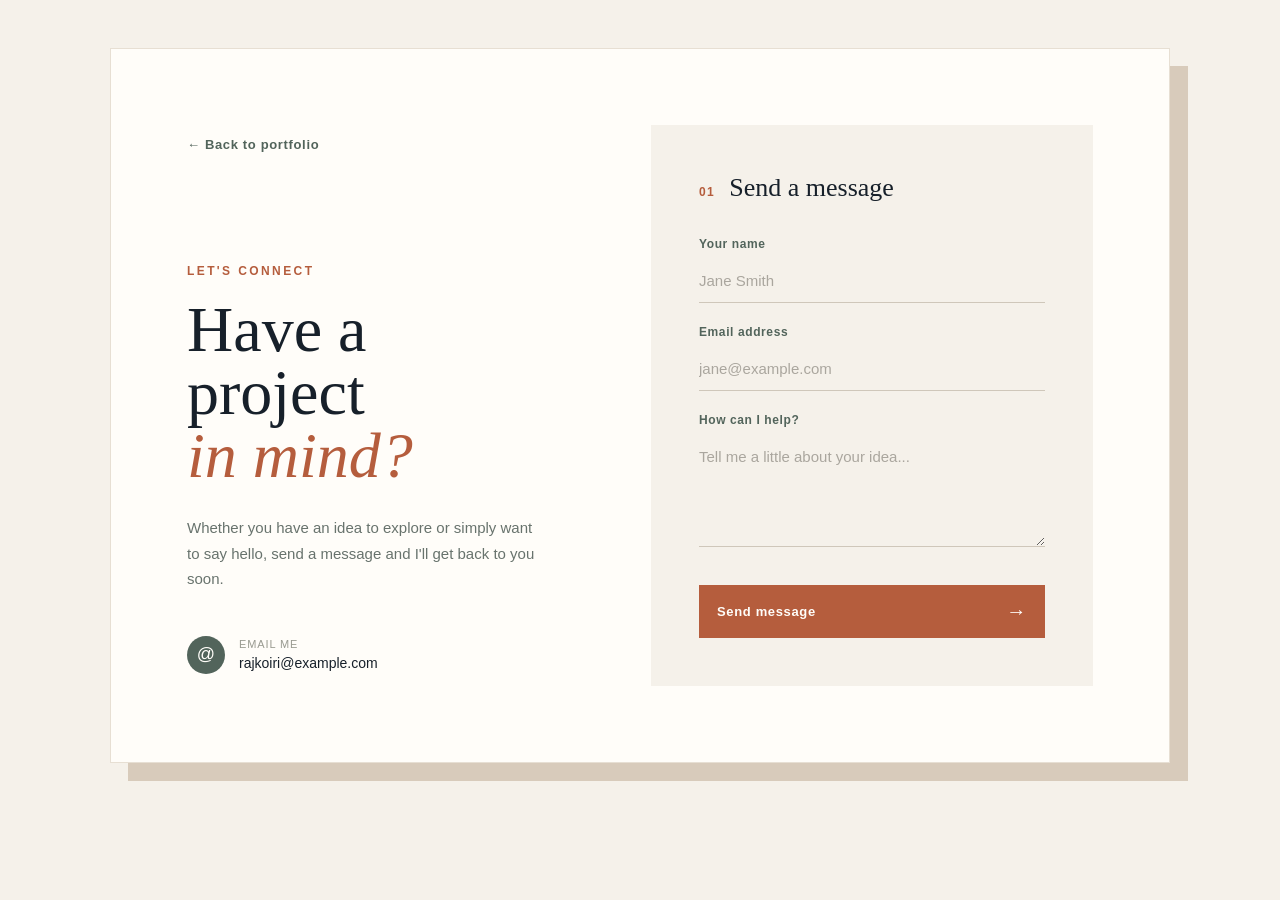
<file: contact.html>
<!DOCTYPE html>
<html lang="en">
<head>
    <meta charset="UTF-8">
    <meta name="viewport" content="width=device-width, initial-scale=1.0">
    <title>Contact | Raj Koiri</title>
    <link rel="stylesheet" href="style.css">
</head>
<body class="contact-page">
    <main class="contact-shell">
        <section class="contact-intro">
            <a class="back-link" href="index.html">&larr; Back to portfolio</a>
            <p class="eyebrow">LET'S CONNECT</p>
            <h1>Have a project<br><em>in mind?</em></h1>
            <p class="intro-copy">Whether you have an idea to explore or simply want to say hello, send a message and I'll get back to you soon.</p>
            <div class="contact-detail">
                <span class="detail-icon">@</span>
                <div>
                    <span class="detail-label">Email me</span>
                    <a href="mailto:rajkoiri@example.com">rajkoiri@example.com</a>
                </div>
            </div>
        </section>

        <form class="contact-form" id="contactForm" action="#" method="post">
            <div class="form-heading">
                <span>01</span>
                <h2>Send a message</h2>
            </div>

            <label for="name">Your name</label>
            <input type="text" id="name" name="name" placeholder="Jane Smith" autocomplete="name" required>

            <label for="email">Email address</label>
            <input type="email" id="email" name="email" placeholder="jane@example.com" autocomplete="email" required>

            <label for="message">How can I help?</label>
            <textarea id="message" name="message" placeholder="Tell me a little about your idea..." rows="5" required></textarea>

            <button type="submit">Send message <span>&rarr;</span></button>
        </form>
    </main>
</body>
<script>
    const form = document.querySelector("#contactForm");

    form.addEventListener("submit", function (event) {
        event.preventDefault();
        const name = document.querySelector("#name").value;
        form.textContent = "Thanks, " + name + "! I will reply soon.";
    });
</script>
</html>
</file>
<file: style.css>
body {
	margin: 0;
	padding: 0;
	scroll-behavior: smooth;
	background-color: #f2f2f2;
	color: #333333;
	font-family: Arial, sans-serif;
}


header {
	padding: 20px;
	background-color: #222222;
}



.nav {
	display: flex;
	justify-content: center;
	gap: 15px;
    position:sticky;
}


.nav button {
	border: none;
	padding: 10px 16px;
	border-radius: 4px;
	color: white;
	background-color: #444444;
	font-size: 15px;
	cursor: pointer;
}


.nav button:hover {
	background-color: #0077b6;
}

.card {
	display: flex;
	gap: 20px;
	max-width: 1000px;
	margin: 40px auto;
	padding: 20px;
}


.card  div {
	flex: 1;
	min-height: 220px;
	padding: 20px;
	border: 1px solid #dddddd;
	border-radius: 8px;
	background-color: white;
	box-shadow: 0 2px 6px #cccccc;
}


h1 {
	margin-top: 0;
	color: #0077b6;
	font-size: 24px;
}

p, li {
	font-size: 16px;
	line-height: 1.6;
}

li {
	margin-bottom: 8px;
}


footer {
	display: flex;
	justify-content: space-around;
	gap: 15px;
	padding: 20px;
	color: white;
	background-color: #222222;
	font-size: 14px;
	text-align: center;
}


.nav {
		align-items: center;
}

.nav button {
		width: 150px;
}

.card {
		margin: 20px 10px;
		padding: 10px;
        position: relative;
        left: 17%;
}

footer {
		align-items: center;
        position: relative;
            top: 27vh;
}

/* Contact page */
.contact-page {
	min-height: 100vh;
	box-sizing: border-box;
	padding: 48px 24px;
	color: #17202a;
	font-family: Georgia, 'Times New Roman', serif;
	background: #f5f1ea;
}

.contact-shell {
	display: grid;
	grid-template-columns: minmax(280px, 0.9fr) minmax(320px, 1.1fr);
	gap: clamp(40px, 8vw, 120px);
	width: min(1060px, 100%);
	margin: 0 auto;
	padding: clamp(28px, 6vw, 76px);
	box-sizing: border-box;
	background: #fffdf9;
	border: 1px solid #e7dfd3;
	box-shadow: 18px 18px 0 #d8cbbb;
}

.contact-intro {
	display: flex;
	flex-direction: column;
	justify-content: center;
}

.back-link {
	width: fit-content;
	margin-bottom: clamp(56px, 9vw, 110px);
	color: #52645b;
	font-family: Arial, sans-serif;
	font-size: 13px;
	font-weight: bold;
	letter-spacing: 0.05em;
	text-decoration: none;
}

.back-link:hover { color: #b55d3d; }

.eyebrow {
	margin: 0 0 18px;
	color: #b55d3d;
	font-family: Arial, sans-serif;
	font-size: 12px;
	font-weight: bold;
	letter-spacing: 0.2em;
}

.contact-intro h1 {
	margin: 0;
	color: #17202a;
	font-size: clamp(42px, 5vw, 70px);
	font-weight: normal;
	line-height: 0.98;
}

.contact-intro h1 em {
	color: #b55d3d;
	font-weight: normal;
}

.intro-copy {
	max-width: 360px;
	margin: 28px 0 44px;
	color: #68736d;
	font-family: Arial, sans-serif;
	font-size: 15px;
	line-height: 1.7;
}

.contact-detail {
	display: flex;
	align-items: center;
	gap: 14px;
	font-family: Arial, sans-serif;
}

.detail-icon {
	display: grid;
	place-items: center;
	width: 38px;
	height: 38px;
	color: #fffdf9;
	background: #52645b;
	border-radius: 50%;
	font-size: 18px;
}

.detail-label {
	display: block;
	margin-bottom: 4px;
	color: #9a9b91;
	font-size: 11px;
	letter-spacing: 0.08em;
	text-transform: uppercase;
}

.contact-detail a {
	color: #17202a;
	font-size: 14px;
	text-decoration: none;
}

.contact-detail a:hover { color: #b55d3d; }

.contact-form {
	align-self: center;
	padding: clamp(26px, 4vw, 48px);
	background: #f5f1ea;
	font-family: Arial, sans-serif;
}

.form-heading {
	display: flex;
	align-items: baseline;
	gap: 14px;
	margin-bottom: 34px;
}

.form-heading span {
	color: #b55d3d;
	font-size: 12px;
	font-weight: bold;
	letter-spacing: 0.12em;
}

.form-heading h2 {
	margin: 0;
	color: #17202a;
	font-family: Georgia, 'Times New Roman', serif;
	font-size: 26px;
	font-weight: normal;
}

.contact-form label {
	display: block;
	margin: 22px 0 8px;
	color: #52645b;
	font-size: 12px;
	font-weight: bold;
	letter-spacing: 0.05em;
}

.contact-form input,
.contact-form textarea {
	width: 100%;
	box-sizing: border-box;
	padding: 13px 0;
	color: #17202a;
	background: transparent;
	border: 0;
	border-bottom: 1px solid #cfc7ba;
	outline: none;
	font: 15px Arial, sans-serif;
	resize: vertical;
}

.contact-form textarea { min-height: 92px; }

.contact-form input:focus,
.contact-form textarea:focus { border-bottom-color: #b55d3d; }

.contact-form input::placeholder,
.contact-form textarea::placeholder { color: #aaa69e; }

.contact-form button {
	display: flex;
	align-items: center;
	justify-content: space-between;
	width: 100%;
	margin-top: 34px;
	padding: 15px 18px;
	color: #fffdf9;
	background: #b55d3d;
	border: 0;
	cursor: pointer;
	font: bold 13px Arial, sans-serif;
	letter-spacing: 0.05em;
	transition: background 180ms ease, transform 180ms ease;
}

.contact-form button:hover {
	background: #8f432b;
	transform: translateY(-2px);
}

.contact-form button span { font-size: 20px; font-weight: normal; }

@media (max-width: 700px) {
	.contact-page { padding: 20px 14px 34px; }

	.contact-shell {
		grid-template-columns: 1fr;
		gap: 42px;
		padding: 28px 22px;
		box-shadow: 10px 10px 0 #d8cbbb;
	}

	.back-link { margin-bottom: 54px; }
	.intro-copy { margin-bottom: 30px; }
}

/* Home page */
.home-page {
	min-height: 100vh;
	color: #17202a;
	background: #f5f1ea;
	font-family: Arial, sans-serif;
}

.home-page .site-header {
	display: flex;
	align-items: center;
	justify-content: space-between;
	max-width: 1120px;
	margin: 0 auto;
	padding: 26px 28px;
	background: transparent;
}

.home-page #home,
.home-page #about,
.home-page #skills,
.home-page #projects {
	scroll-margin-top: 24px;
}

.brand {
	color: #17202a;
	font-family: Georgia, 'Times New Roman', serif;
	font-size: 30px;
	font-weight: bold;
	text-decoration: none;
}

.brand span { color: #b55d3d; }

.home-page .nav {
	display: flex;
	align-items: center;
	gap: 26px;
	position: static;
}

.home-page .nav a {
	color: #68736d;
	font-size:22px;
	font-weight: bold;
	letter-spacing: 0.05em;
	text-decoration: none;
}

.home-page .nav a:hover,
.home-page .nav a.active { color: #b55d3d; }

.home-page main {
	width: min(1120px, calc(100% - 56px));
	margin: 0 auto;
}

.home-hero {
	max-width: 680px;
	padding: clamp(70px, 12vw, 150px) 0 clamp(74px, 11vw, 130px);
}

.home-hero .eyebrow {
	margin-bottom: 20px;
}

.home-hero h1 {
	margin: 0;
	color: #17202a;
	font-family: Georgia, 'Times New Roman', serif;
	font-size: clamp(48px, 7vw, 88px);
	font-weight: normal;
	line-height: 0.98;
}

.home-hero h1 em {
	color: #b55d3d;
	font-weight: normal;
}

.hero-copy {
	max-width: 480px;
	margin: 30px 0;
	color: #68736d;
	font-size: 16px;
	line-height: 1.7;
}

.hero-link {
	display: inline-flex;
	align-items: center;
	gap: 18px;
	padding-bottom: 8px;
	color: #17202a;
	border-bottom: 1px solid #b55d3d;
	font-size: 13px;
	font-weight: bold;
	text-decoration: none;
}

.hero-link span {
	color: #b55d3d;
	font-size: 20px;
}

.hero-link:hover { color: #b55d3d; }

.skills-section {
	display: grid;
	grid-template-columns: minmax(220px, 0.75fr) 1.25fr;
	gap: clamp(30px, 8vw, 110px);
	align-items: center;
	padding: 34px 0 86px;
	border-top: 1px solid #d8cbbb;
}

.skills-heading .card-number { margin-bottom: 22px; }

.skills-heading h2 {
	margin: 0 0 12px;
	color: #17202a;
	font-family: Georgia, 'Times New Roman', serif;
	font-size: clamp(30px, 4vw, 46px);
	font-weight: normal;
}

.skills-heading p {
	max-width: 280px;
	margin: 0;
	color: #68736d;
	font-size: 14px;
	line-height: 1.6;
}

.skills-list { border-top: 1px solid #d8cbbb; }

.skill-row {
	display: grid;
	grid-template-columns: 38px minmax(130px, 0.8fr) 1fr;
	gap: 18px;
	align-items: center;
	padding: 20px 0;
	border-bottom: 1px solid #d8cbbb;
}

.skill-row span {
	color: #b55d3d;
	font-size: 11px;
	font-weight: bold;
}

.skill-row strong {
	color: #17202a;
	font-family: Georgia, 'Times New Roman', serif;
	font-size: 20px;
	font-weight: normal;
}

.skill-row em {
	color: #68736d;
	font-size: 13px;
	font-style: normal;
}

.card-grid {
	display: grid;
	grid-template-columns: repeat(2, 1fr);
	gap: 18px;
	padding-bottom: 80px;
}

.home-card {
	min-height: 260px;
	padding: 28px;
	box-sizing: border-box;
	background: #fffdf9;
	border: 1px solid #e7dfd3;
	transition: transform 180ms ease, box-shadow 180ms ease;
}

.home-card:hover {
	transform: translateY(-5px);
	box-shadow: 10px 10px 0 #d8cbbb;
}

.home-card-featured,
.home-card-education { background: #ffffff; }

.card-number {
	display: block;
	margin-bottom: 32px;
	color: #b55d3d;
	font-size: 12px;
	font-weight: bold;
	letter-spacing: 0.1em;
}

.home-card-featured .card-number,
.home-card-featured h2,
.home-card-featured p,
.home-card-featured li,
.home-card-featured .project-list span,
.home-card-featured .project-list strong,
.home-card-featured .project-list em { color: #000000; }

.home-card-education .card-number,
.home-card-education h2,
.home-card-education p,
.home-card-education li,
.home-card-education .education-list span { color: #000000; }

.home-card h2 {
	margin: 0 0 12px;
	color: #17202a;
	font-family: Georgia, 'Times New Roman', serif;
	font-size: 28px;
	font-weight: normal;
}

.home-card p {
	margin: 0 0 22px;
	color: #68736d;
	font-size: 14px;
	line-height: 1.6;
}

.home-card ul {
	margin: 0;
	padding: 0;
	list-style: none;
}

.home-card li {
	margin-bottom: 9px;
	color: #52645b;
	font-size: 12px;
	font-weight: bold;
	letter-spacing: 0.08em;
}

.project-list,
.education-list {
	display: grid;
	gap: 0;
}

.project-list li,
.education-list li {
	display: grid;
	align-items: center;
	margin: 0;
	padding: 12px 0;
	border-top: 1px solid rgba(255, 253, 249, 0.28);
}

.project-list li {
	grid-template-columns: 28px 1fr auto;
	gap: 10px;
	border-color: #e7dfd3;
}

.project-list li span {
	color: #000000;
	font-size: 10px;
	font-weight: normal;
}

.project-list li strong {
	color: #000000;
	font-size: 12px;
	letter-spacing: 0.08em;
}

.project-list li em {
	color: #000000;
	font-size: 11px;
	font-style: normal;
	letter-spacing: 0;
}

.education-list li {
	grid-template-columns: 1fr auto;
	border-color: #e7dfd3;
}

.education-list li strong {
	color: #17202a;
	font-family: Georgia, 'Times New Roman', serif;
	font-size: 16px;
	font-weight: normal;
}

.education-list li span {
	color: #68736d;
	font-size: 12px;
}

.skill-tags {
	display: flex;
	flex-wrap: wrap;
	gap: 8px;
}

.skill-tags span {
	padding: 8px 10px;
	color: #52645b;
	background: #f5f1ea;
	font-size: 11px;
}

.home-page footer {
	position: static;
	display: flex;
	justify-content: space-between;
	max-width: none;
	margin-top: 0;
	padding: 22px max(28px, calc((100% - 1120px) / 2));
	color: #a9aca5;
	background: #17202a;
	font-size: 12px;
	text-align: left;
}

.home-page footer a { color: #d8cbbb; }

@media (max-width: 700px) {
	.home-page .site-header {
		align-items: flex-start;
		gap: 20px;
		padding: 22px 20px;
	}

	.home-page .nav {
		flex-wrap: wrap;
		justify-content: flex-end;
		gap: 12px 16px;
	}

	.home-page main { width: min(100% - 40px, 560px); }
	.home-hero { padding: 70px 0 82px; }
	.skills-section { grid-template-columns: 1fr; gap: 34px; padding-bottom: 70px; }
	.skill-row { grid-template-columns: 30px 1fr; gap: 12px; }
	.skill-row em { grid-column: 2; }
	.card-grid { grid-template-columns: 1fr; }

	.home-page footer {
		flex-wrap: wrap;
		gap: 10px 20px;
		padding: 20px;
	}
}
</file>
